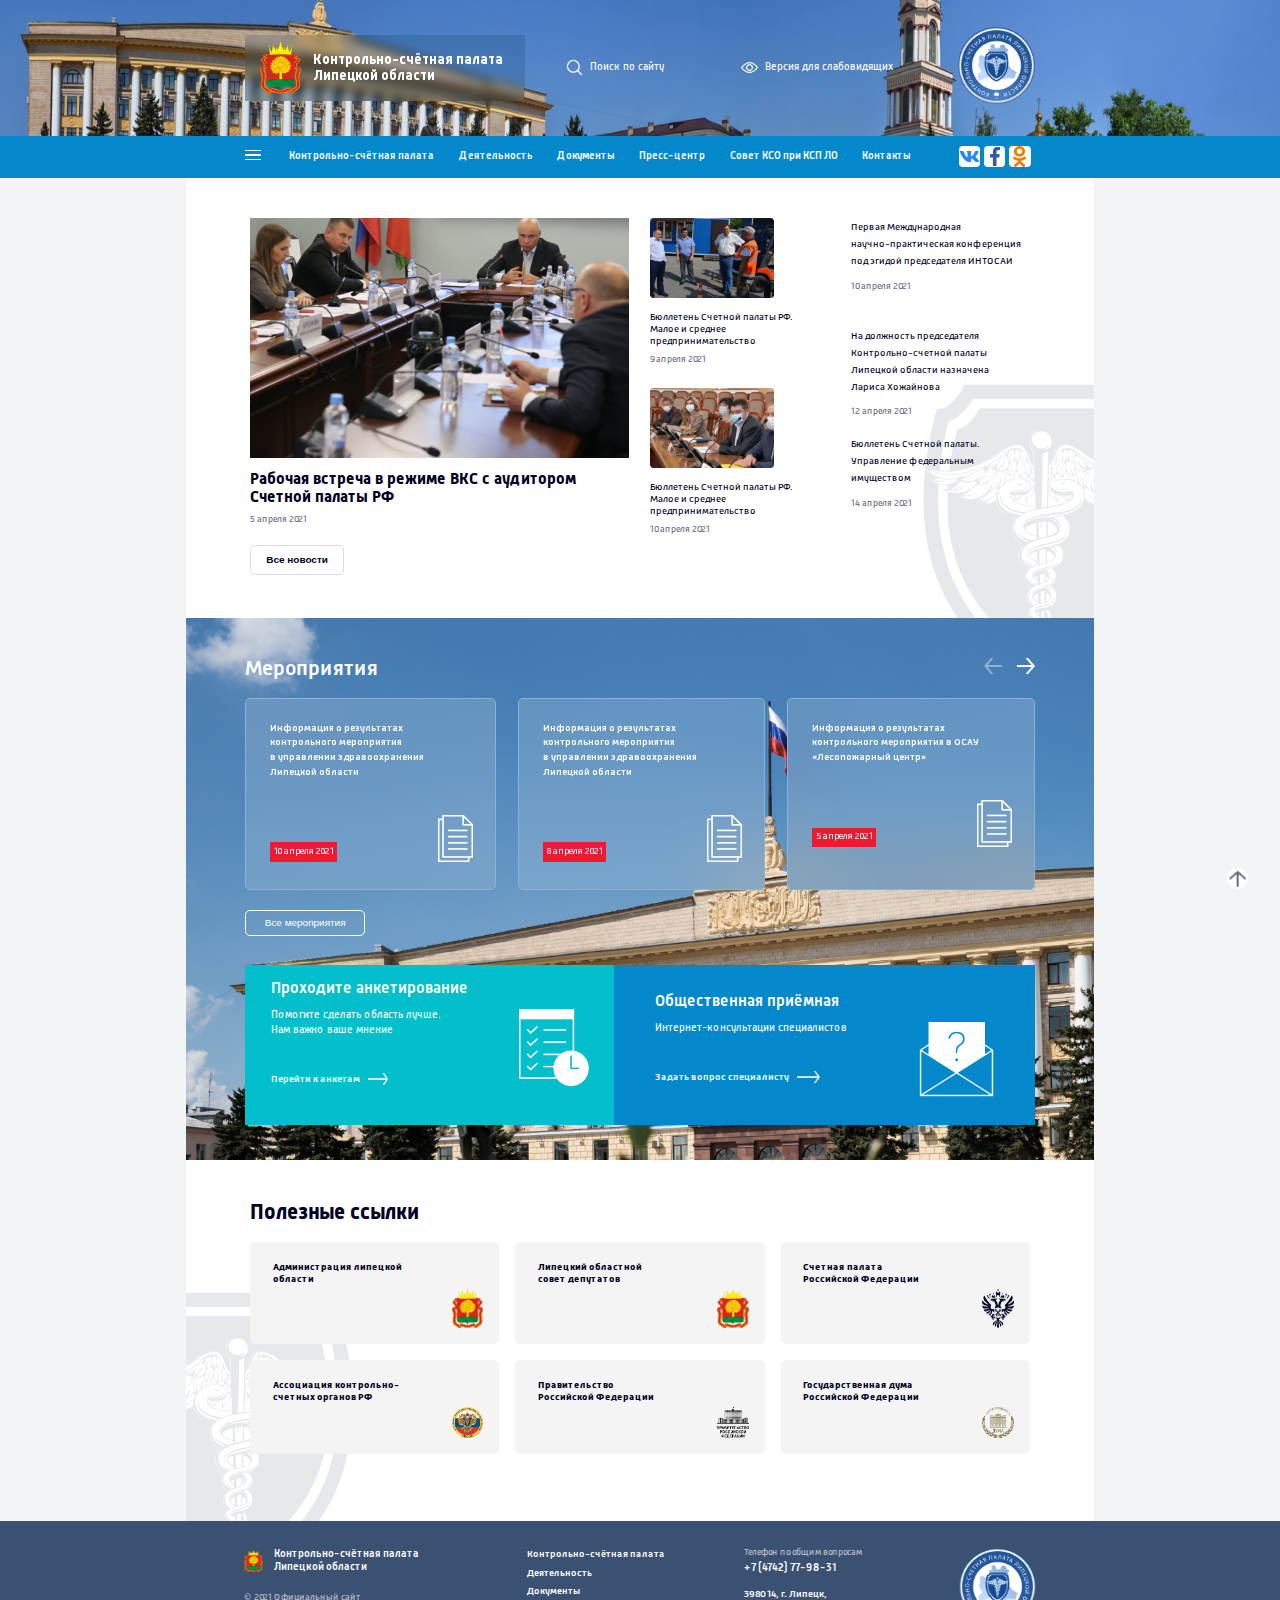
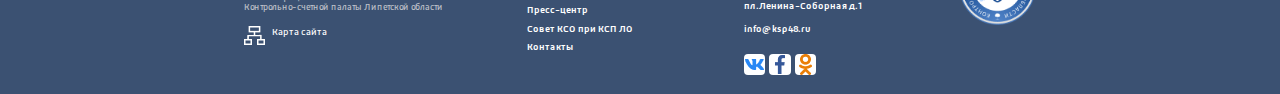
<file: index.html>
<!DOCTYPE html>
<html lang="ru">
<head>
    <meta charset="UTF-8">
    <meta http-equiv="X-UA-Compatible" content="IE=edge">
    <meta name="viewport" content="width=device-width, initial-scale=1.0">
    <link rel="stylesheet" type="text/css" href="css/style.css">
    <link rel="stylesheet" href="fonts/russia/stylesheet.css">
    <script src="https://code.jquery.com/jquery-3.6.0.min.js" integrity="sha256-/xUj+3OJU5yExlq6GSYGSHk7tPXikynS7ogEvDej/m4=" crossorigin="anonymous"></script>
    <title>Главная</title>
</head>
<body>
    <header >
        <div class="header container">
            <div class="logo">
                <img class="logo__img" src="img/emblem.png" alt="герб города">
                <h1  class="logo__dscr">Контрольно-счётная палата <br>Липецкой области </h1>
            </div>
            <div class="dop">
                <div class="dop__item">
                    <img class="dop__item__img" src="img/search.png" alt="поиск по сайту">
                    <a href="#" class="dop__item__dscr">Поиск по сайту</a>
                </div>
                <div class="dop__item">
                    <img class="dop__item__img" src="img/eye.png" alt="версия для слабовидящих">
                    <a href="#" class="dop__item__dscr">Версия для слабовидящих </a>
                </div>
            </div>
            <div>
                <img class="img-logo" src="img/logo.png" alt="логотип">
            </div>
        </div>
        <nav class="nav ">
            <div class="menu container">
                <a href="#" class="menu__box">
                    <div class="menu__box__items"></div>
                    <div class="menu__box__items"></div>
                    <div class="menu__box__items"></div>
                </a>
                <div class="show menu__show">
                    <a href="#" class="menu__items menu__show">Контрольно-счётная палата</a>
                    <a href="#" class="menu__items menu__show">Деятельность</a>
                    <a href="#" class="menu__items menu__show">Документы</a>
                    <a href="#" class="menu__items menu__show">Пресс-центр</a>
                    <a href="#" class="menu__items menu__show">Совет КСО при КСП ЛО</a>
                    <a href="#" class="menu__items menu__show">Контакты</a>
                </div>
                <div class="menu__social-network ">
                    <a href="#" class="menu__social-network__items">
                        <img class="menu__social-network__items__img" src="img/vk.png" alt="">
                    </a>
                    <a href="#" class="menu__social-network__items">
                        <img class="menu__social-network__items__img" src="img/fb.png" alt="">
                    </a>
                    <a href="#" class="menu__social-network__items">
                        <img class="menu__social-network__items__img" src="img/od.png" alt="">
                    </a>
                </div>
            </div>
            
        </nav>
    </header>
    <div class="container">
        <section class="section-news ">
            <div class="news">
                <div class="news__items">
                    <img class="news__items__img-main" src="img/news1.png" alt="">
                    <a href="#" class="news__items__main-dscr">Рабочая встреча в режиме ВКС с аудитором Счетной палаты РФ</a>
                    <p class="news__items__main-date">5 апреля 2021</p>
                    <button  class="news__items__main-btn">Все новости</button>
                </div>
                <div class="block2 news__items">
                    <div class="news__items__dop">
                        <img class="news__items__dop__img" src="img/news2.png" alt="">
                        <a href="#" class="news__items__dop__dscr">Бюллетень Счетной палаты РФ.<br> Малое и среднее <br>предпринимательство</a>
                        <p class="news__items__dop__date">9 апреля 2021</p>
                    </div>
                    <div class="news__items__dop">
                        <img class="news__items__dop__img" src="img/news3.png" alt="">
                        <a href="#" class="news__items__dop__dscr">Бюллетень Счетной палаты РФ.<br> Малое и среднее<br> предпринимательство</a>
                        <p class="news__items__dop__date">10 апреля 2021</p>
                    </div>
                </div>
                <div class=" block3 news__items ">
                    <div class="news__items__news-dscr">
                        <a href="#" class="news__items__news-dscr__dscr">Первая Международная<br> научно-практическая конференция<br> под эгидой председателя ИНТОСАИ</a>
                        <p class="news__items__news-dscr__date">10 апреля 2021</p>
                    </div>
                    <div class="news__items__news-dscr">
                        <a href="#" class="news__items__news-dscr__dscr">На должность председателя<br> Контрольно-счетной палаты<br> Липецкой области назначена <br>Лариса Хожайнова</a>
                        <p class="news__items__news-dscr__date">12 апреля 2021</p>
                    </div>
                    <div class="news__items__news-dscr">
                        <a href="#" class="news__items__news-dscr__dscr">Бюллетень Счетной палаты.<br> Управление федеральным<br> имуществом</a>
                        <p class="news__items__news-dscr__date">14 апреля 2021</p>
                    </div>
                </div>
                
            </div>
            <img  class="fon" src="img/fon.png" alt="">
            

        </section>
        <section id="events">
            <div class="events">
                <h2 class="events__name">Мероприятия</h2>
                <div class="events__arre">
                    <a href="#"><img  class="events__img" src="img/back.png" alt=""></a>
                    <a href="#"><img  class="events__img" src="img/next.png" alt=""></a>
                </div>
            </div>
            <div class="items">
                <a href="#" class="items__action">
                    <p class="items__action__dscr">Информация о результатах <br> контрольного мероприятия <br>
                        в управлении здравоохранения <br>Липецкой области</p>
                    <div class="items__action__bottom">
                        <div class="items__action__bottom__date">10 апреля 2021</div>
                        <img class="items__action__bottom__img" src="img/file.png" alt="">
                    </div>
                </a>
                <a href="#" class="items__action">
                    <p class="items__action__dscr">Информация о результатах <br> контрольного мероприятия <br>
                        в управлении здравоохранения <br>Липецкой области</p>
                    <div class="items__action__bottom">
                        <div class="items__action__bottom__date">8 апреля 2021</div>
                        <img class="items__action__bottom__img" src="img/file.png" alt="">
                    </div>
                </a>
                <a href="#" class="items__action">
                    <p class="items__action__dscr">Информация о результатах<br> контрольного мероприятия в ОСАУ<br> «Лесопожарный центр»</p>
                    <div class="items__action__bottom">
                        <div class="items__action__bottom__date">5 апреля 2021</div>
                        <img class="items__action__bottom__img" src="img/file.png" alt="">
                    </div>
                </a>
            </div>
            <div class="items">
                <button class="events-btn btn">Все мероприятия</button>
            </div>
            <div class="items">
                <div class="widget1">
                    <h2 class="widget1__name">Проходите анкетирование</h2>
                    <div class="widget1__block">
                        <div class="widget1__block__opis">
                            <p class="widget1__block__dscr">Помогите сделать область лучше.<br>
                                Нам важно ваше мнение</p>
                            <a href="#" class="widget1__block__bottom">
                                <p class="widget1__block__next">Перейти к анкетам</p>
                                <img class="widget1__block__img" src="img/arrnext.png" alt="">
                            </a>
                        </div>
                        <img class="widget1__img" src="img/1.png" alt="">
                    </div>
                </div>
                <div class="widget2">
                    <h2 class="widget1__name">Общественная приёмная</h2>
                    <div class="widget1__block">
                        <div  class="widget1__block__opis">
                            <p class="widget2__block__dscr">Интернет-консультации 
                                специалистов</p>
                            <a href="#" class="widget1__block__bottom">
                                <p class="widget1__block__next">Задать вопрос специалисту</p>
                                <img class="widget1__block__img" src="img/arrnext.png" alt="">
                            </a>
                        </div>
                        <img class="widget1__img" src="img/2.png" alt="">
                    </div>
                </div>
            </div>
        </section>
        <section class="useful-links">
            <h2 class="useful-links__name">Полезные ссылки</h2>
            <div class="useful-links__row">
                <a href="#" class="useful-links__row__block">
                    <p class="useful-links__row__block__dscr">Администрация липецкой <br> области</p>
                    <img class="useful-links__row__block__img" src="img/3.png" alt="">
                </a>
                <a href="#" class="useful-links__row__block">
                    <p class="useful-links__row__block__dscr">Липецкий областной <br> совет депутатов</p>
                    <img class="useful-links__row__block__img" src="img/3.png" alt="">
                </a>
                <a href="#" class="useful-links__row__block">
                    <p class="useful-links__row__block__dscr">Счетная палата <br> Российской Федерации</p>
                    <img class="useful-links__row__block__img" src="img/4.png" alt="">
                </a>
            </div>
            <div class="useful-links__row">
                <a href="#" class="useful-links__row__block">
                    <p class="useful-links__row__block__dscr">Ассоциация контрольно-<br>
                        счетных органов РФ</p>
                    <img class="useful-links__row__block__img" src="img/5.png" alt="">
                </a>
                <a href="#" class="useful-links__row__block">
                    <p class="useful-links__row__block__dscr">Правительство <br> Российской Федерации</p>
                    <img class="useful-links__row__block__img" src="img/6.png" alt="">
                </a>
                <a href="#" class="useful-links__row__block">
                    <p class="useful-links__row__block__dscr">Государственная дума <br> Российской Федерации</p>
                    <img class="useful-links__row__block__img" src="img/7.png" alt="">
                </a>
            </div>
            <img  class="fon-left" src="img/fon-left.png" alt="">
        </section>
    </div>
    <footer>
        <div class="footer container">
            <div class="footer__col">
                <div class="footer__col__logo">
                    <img class="footer__col__logo__img" src="img/3.png" alt="">
                    <p class="footer__col__logo__dscr">Контрольно-счётная палата <br>
                        Липецкой области</p>
                </div>
                <p class="footer__col__cop">&copy; 2021 Официальный сайт <br>
                    Контрольно-счетной палаты Липетской области</p>
                <div class="footer__col__cart">
                    <img class="footer__col__cart__img" src="img/cart.png" alt="">
                    <p class="footer__col__cart__dscr">Карта сайта</p>
                </div>
            </div>
            <div class="footer__col">
                <a class="footer__col__link" href="#">Контрольно-счётная палата</a>
                <a class="footer__col__link" href="#">Деятельность</a>
                <a class="footer__col__link" href="#">Документы</a>
                <a class="footer__col__link" href="#">Пресс-центр</a>
                <a class="footer__col__link" href="#">Совет КСО при КСП ЛО</a>
                <a class="footer__col__link" href="#">Контакты</a>
            </div>
            <div class="footer__col">
                <p class="footer__col__tel">Телефон по общим вопросам</p>
                <a href="tel:+7(4742)77-98-31" class="footer__col__tel-link" >+7 (4742) 77-98-31</a>
                <p class="footer__col__adr">398014, г. Липецк, <br>
                    пл.Ленина-Соборная д.1</p>
                <a  href="mailto:info@ksp48.ru" class="footer__col__mail" >info@ksp48.ru</a>
                <div class="menu__social-network footer-soc">
                    <a href="#" class="menu__social-network__items">
                        <img  class="menu__social-network__items__img" src="img/vk.png" alt="">
                    </a>
                    <a href="#" class="menu__social-network__items">
                        <img class="menu__social-network__items__img" src="img/fb.png" alt="">
                    </a>
                    <a href="#" class="menu__social-network__items">
                        <img class="menu__social-network__items__img" src="img/od.png" alt="">
                    </a>
                </div>
            </div>
            <div class="footer__col">
                <img class="footer__col__img-logo" src="img/logo.png" alt="логотип">
            </div>
        </div>
        <a href="#" id="scroll_top" title="Наверх"></a>
    </footer>
    <script src="js/script.js"></script>
</body>
</html>
</file>
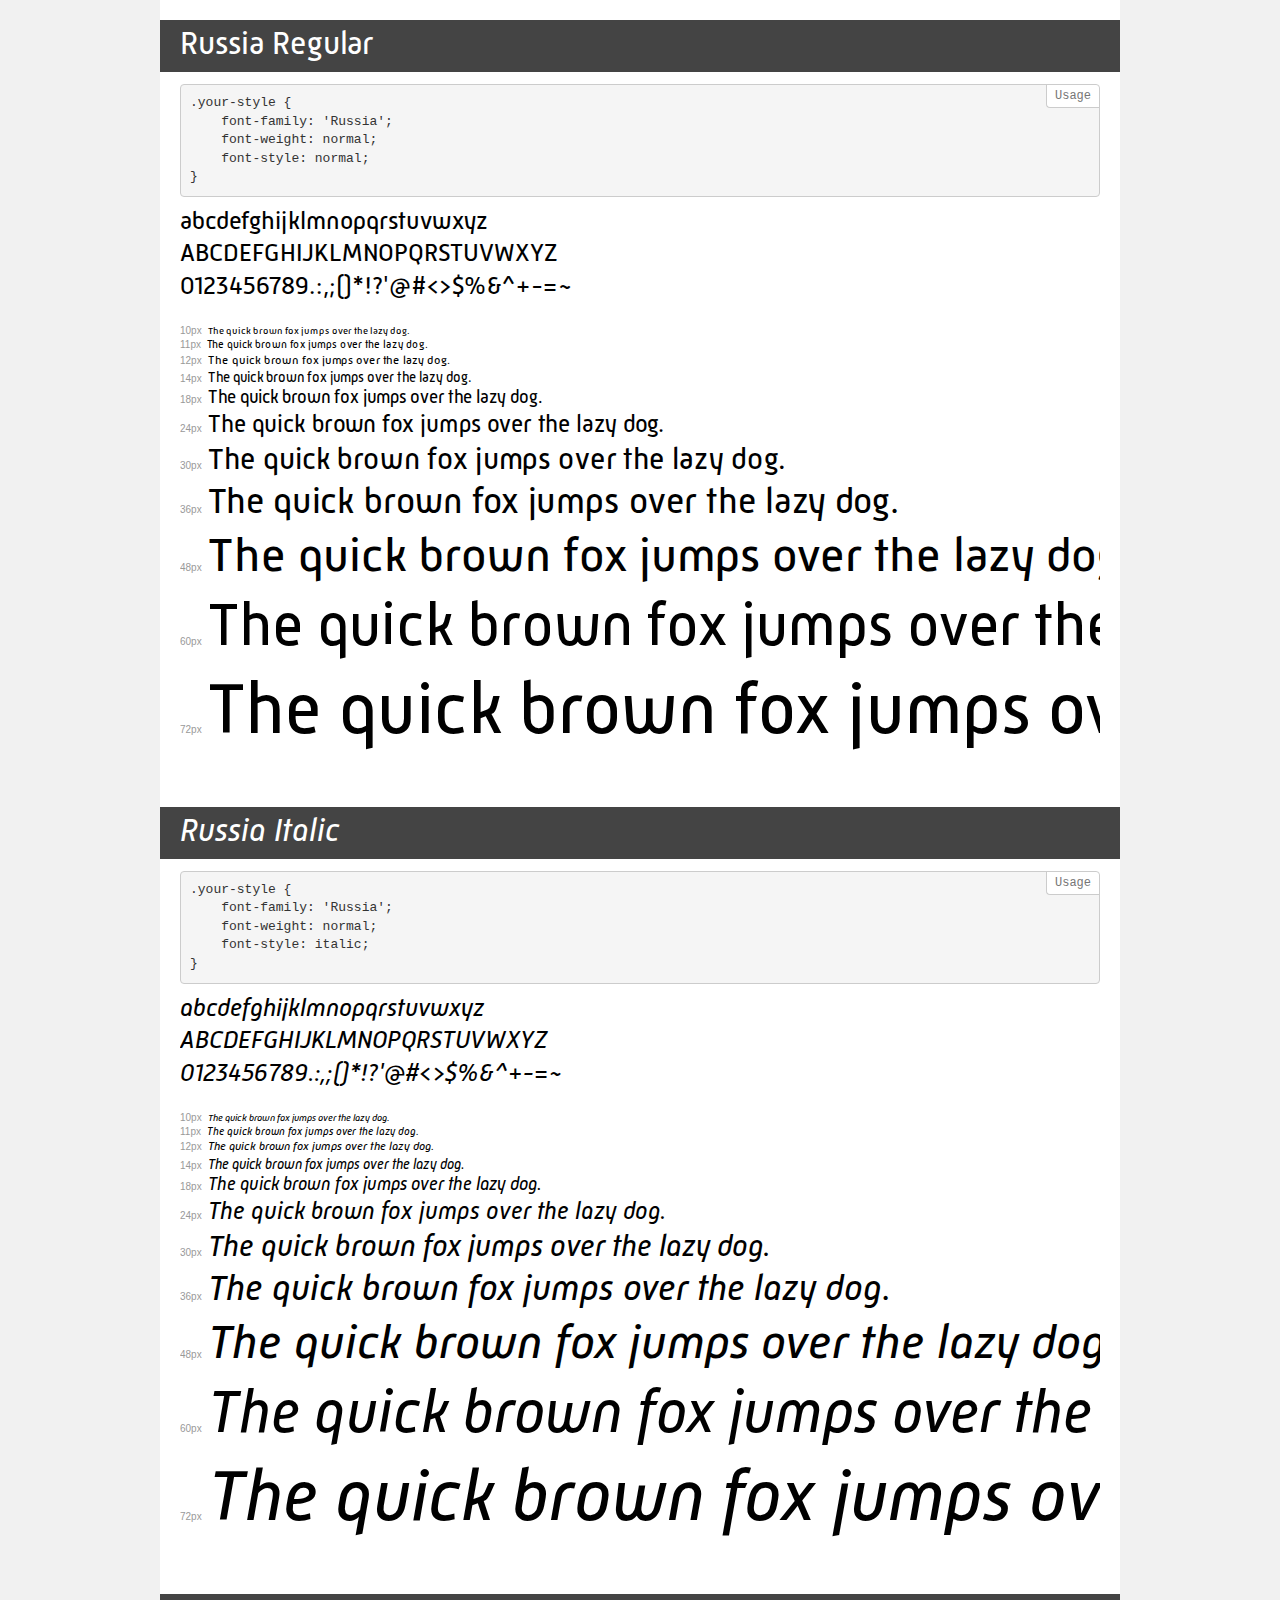
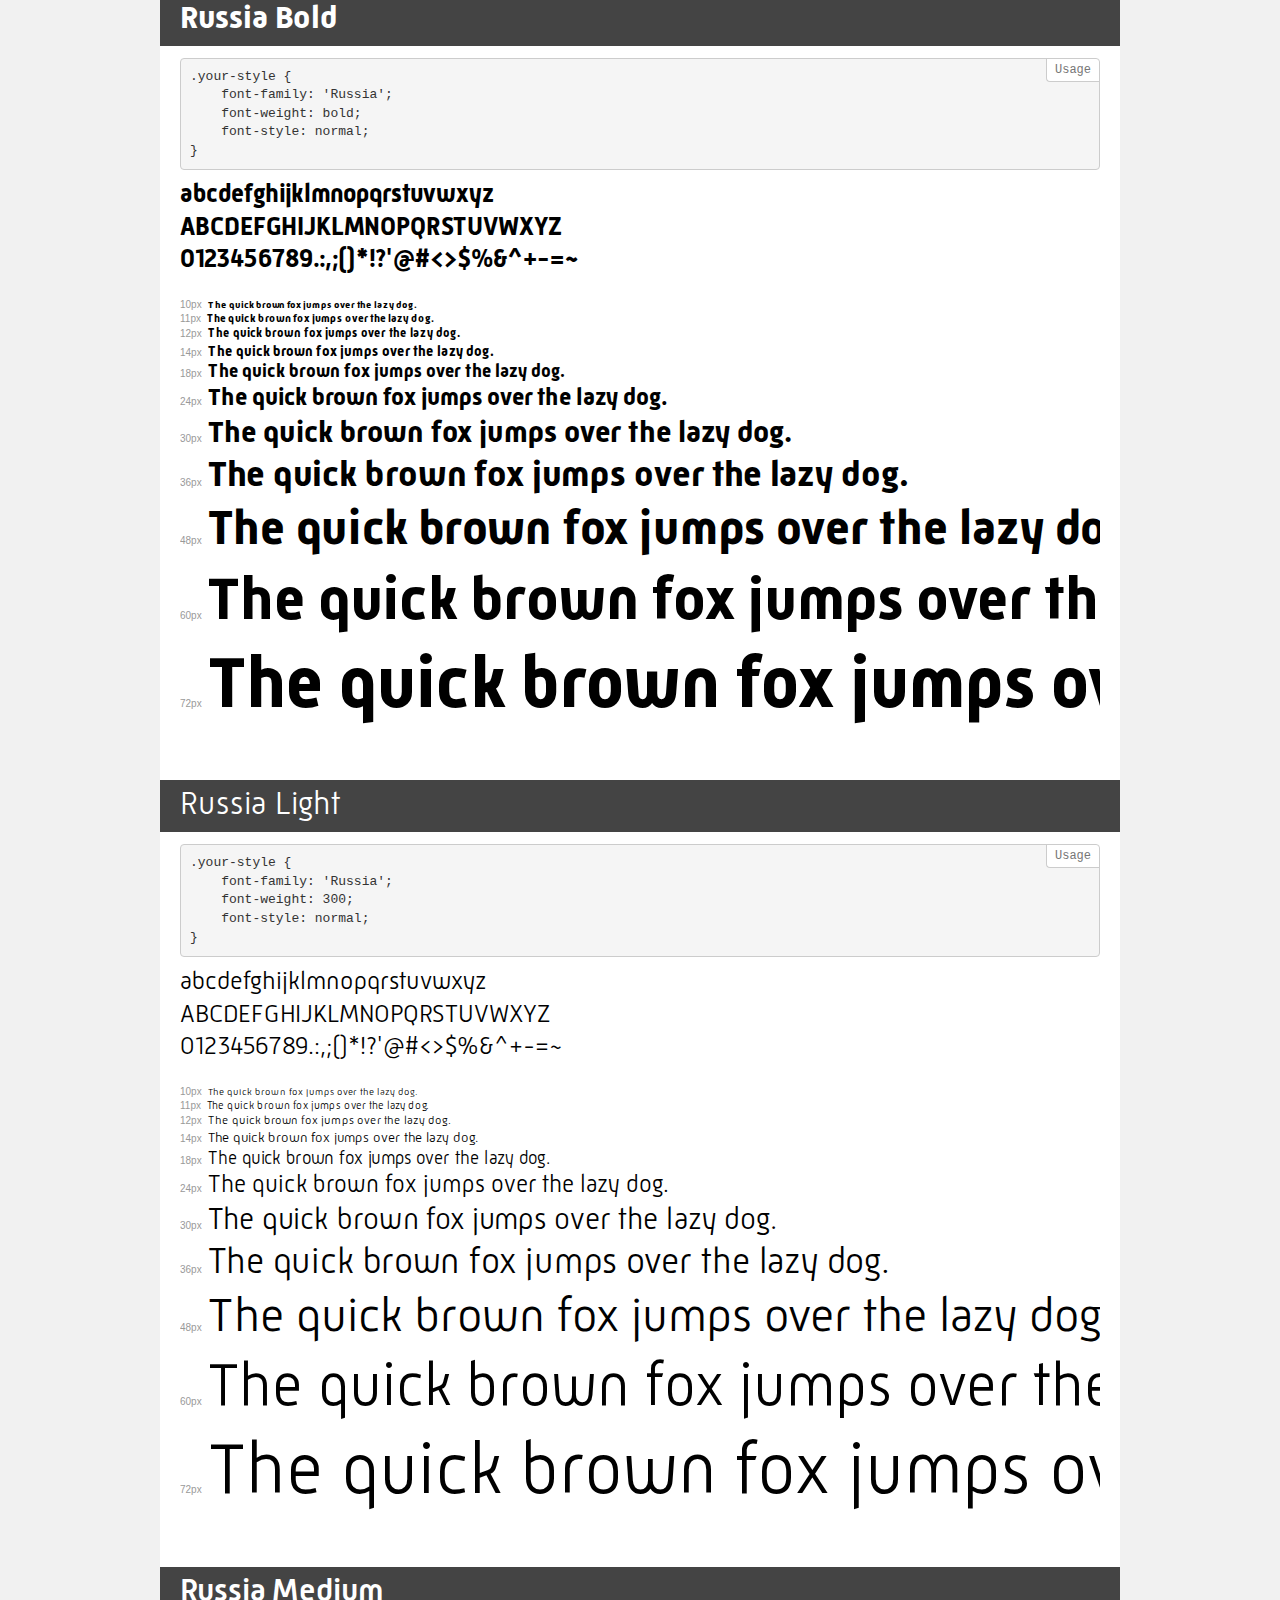
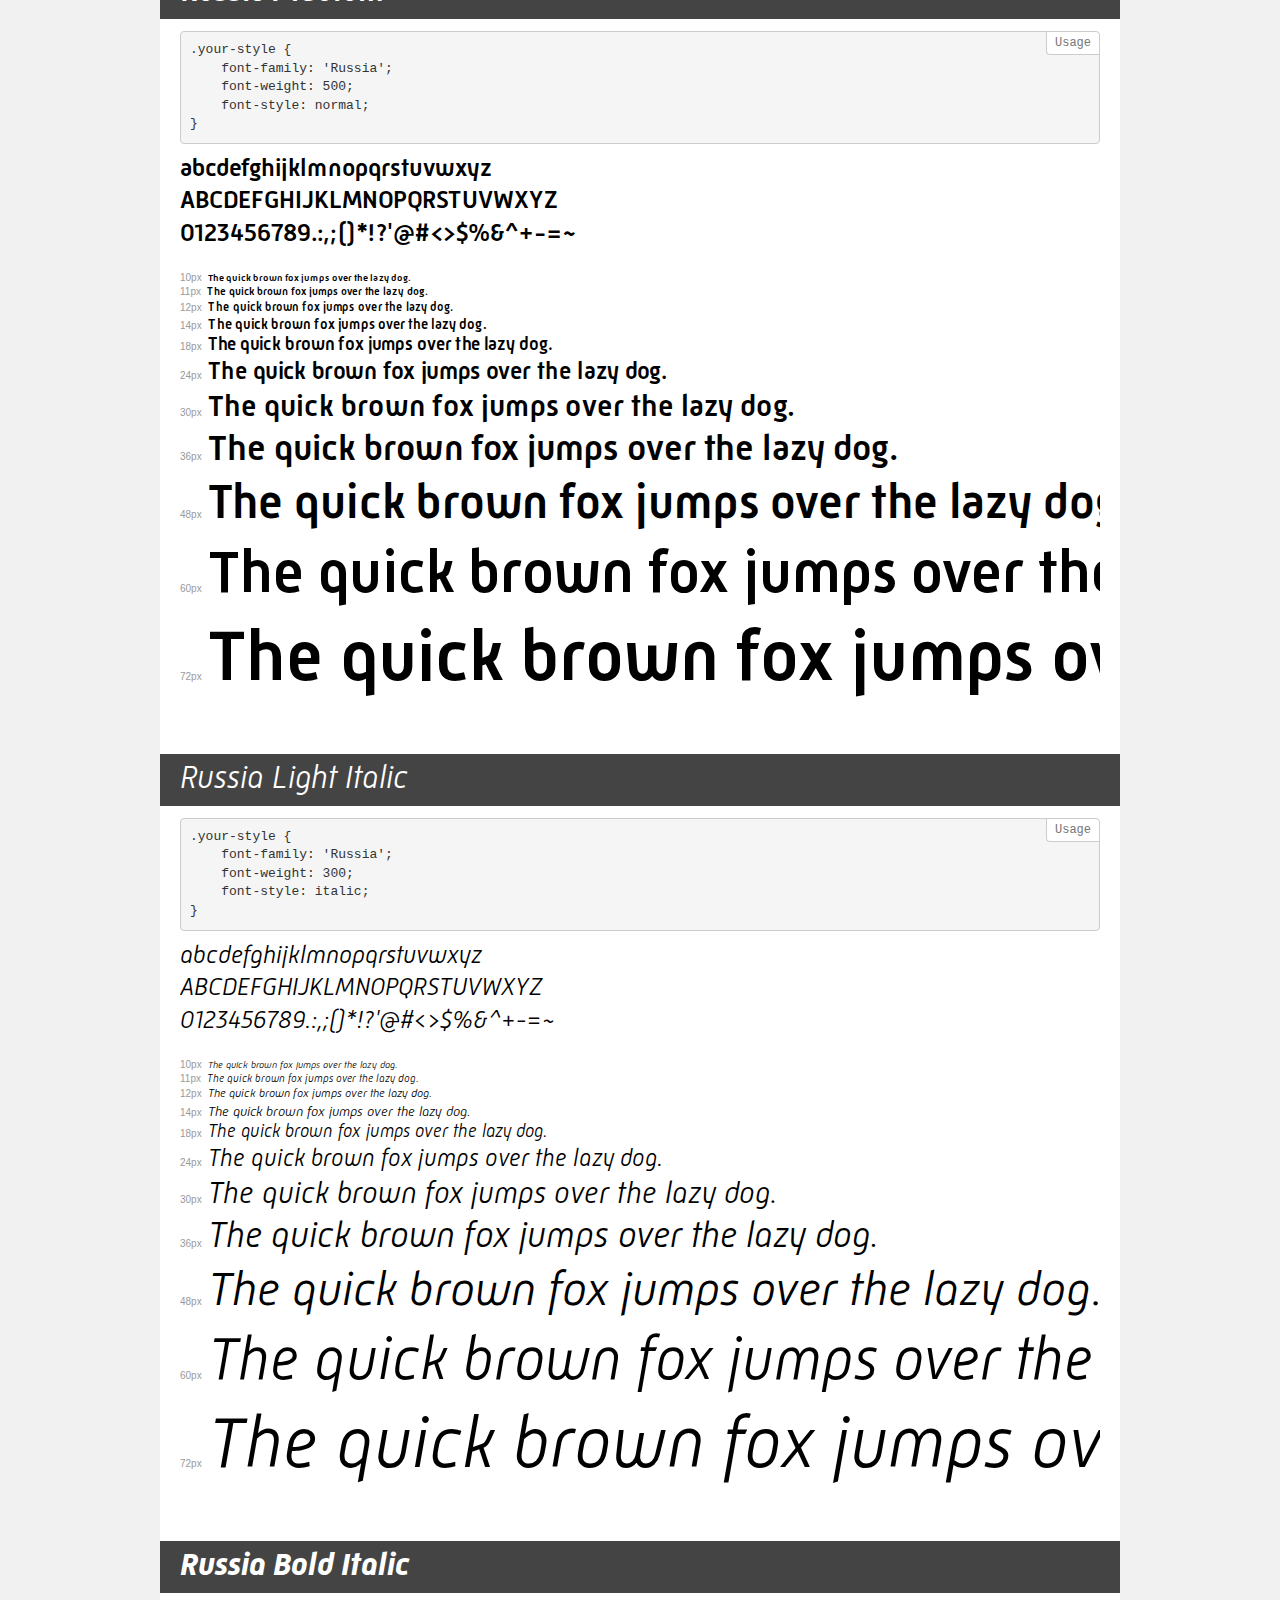
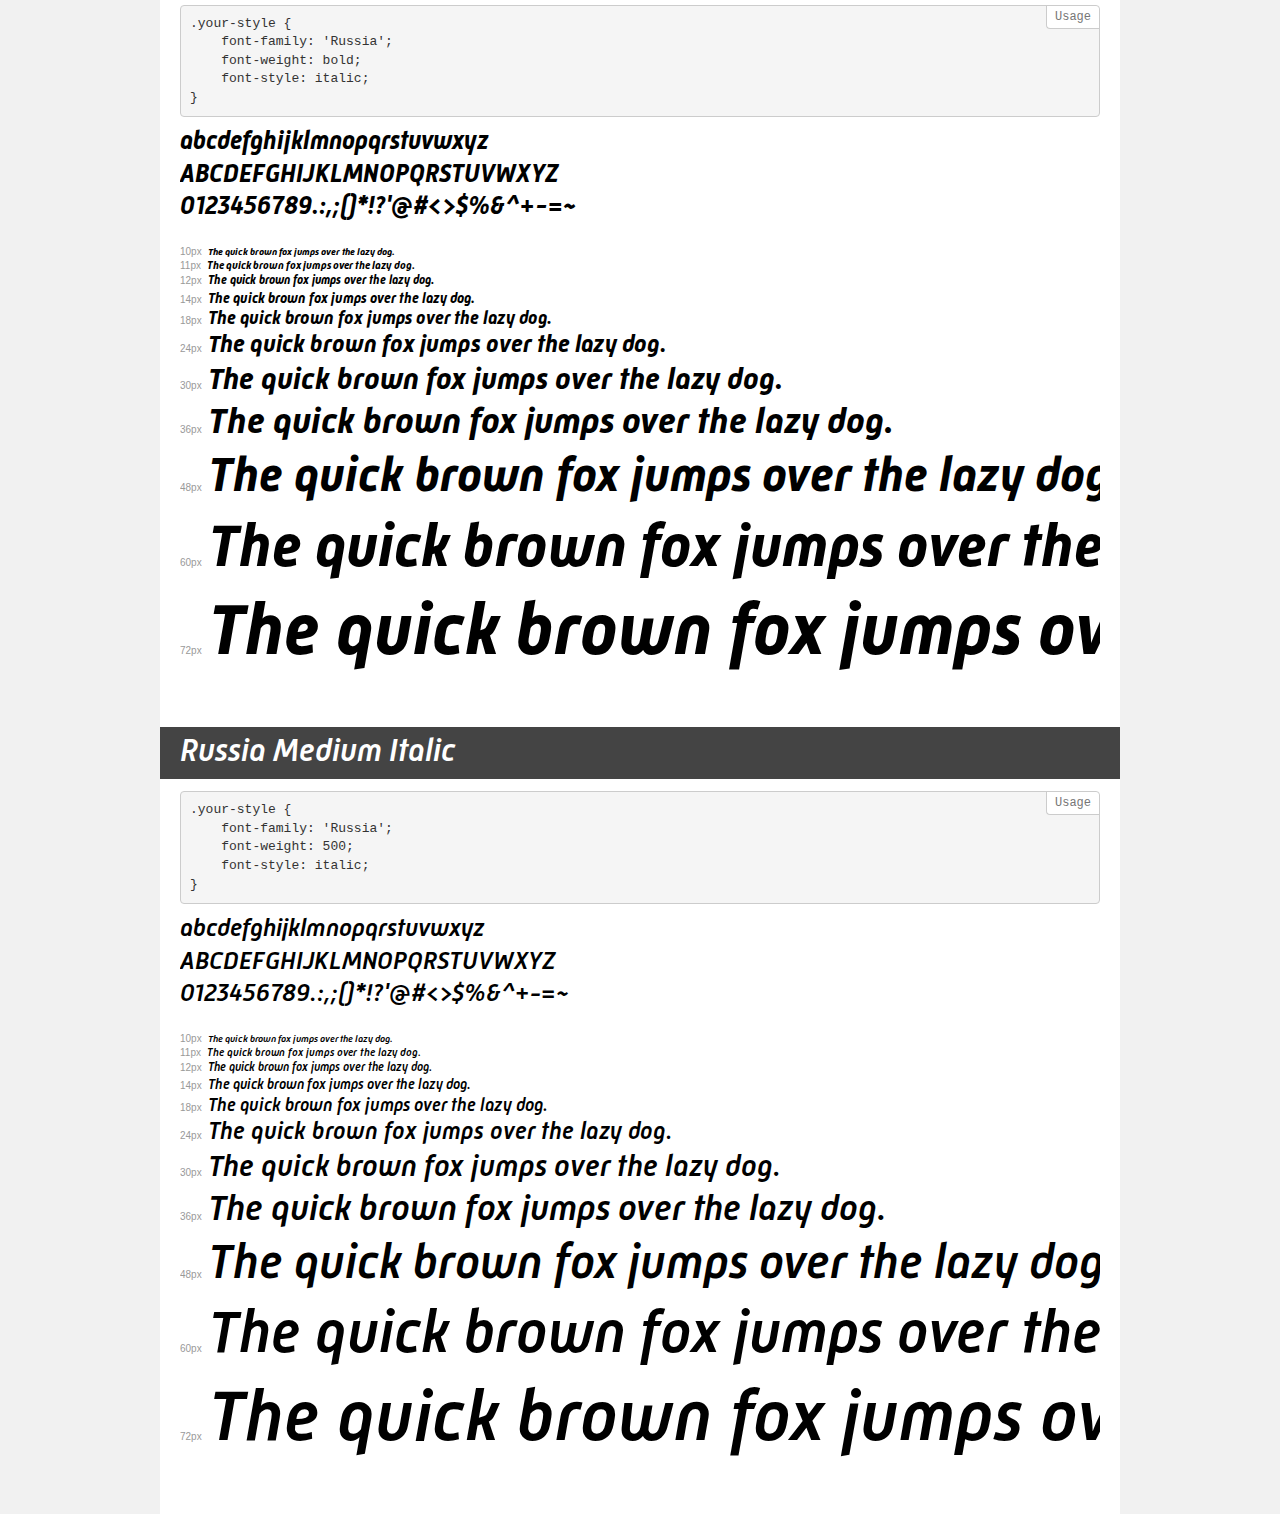
<file: fonts/russia/demo.html>
<!DOCTYPE html>
<html>
<head>
    <meta charset="utf-8">
    <meta http-equiv="X-UA-Compatible" content="IE=edge">
    <meta name="viewport" content="width=device-width, initial-scale=1">
    <meta name="robots" content="noindex, noarchive">
    <meta name="format-detection" content="telephone=no">
    <title>Transfonter demo</title>
    <link href="stylesheet.css" rel="stylesheet">
    <style>
        /*
        http://meyerweb.com/eric/tools/css/reset/
        v2.0 | 20110126
        License: none (public domain)
        */
        html, body, div, span, applet, object, iframe,
        h1, h2, h3, h4, h5, h6, p, blockquote, pre,
        a, abbr, acronym, address, big, cite, code,
        del, dfn, em, img, ins, kbd, q, s, samp,
        small, strike, strong, sub, sup, tt, var,
        b, u, i, center,
        dl, dt, dd, ol, ul, li,
        fieldset, form, label, legend,
        table, caption, tbody, tfoot, thead, tr, th, td,
        article, aside, canvas, details, embed,
        figure, figcaption, footer, header, hgroup,
        menu, nav, output, ruby, section, summary,
        time, mark, audio, video {
            margin: 0;
            padding: 0;
            border: 0;
            font-size: 100%;
            font: inherit;
            vertical-align: baseline;
        }
        /* HTML5 display-role reset for older browsers */
        article, aside, details, figcaption, figure,
        footer, header, hgroup, menu, nav, section {
            display: block;
        }
        body {
            line-height: 1;
        }
        ol, ul {
            list-style: none;
        }
        blockquote, q {
            quotes: none;
        }
        blockquote:before, blockquote:after,
        q:before, q:after {
            content: '';
            content: none;
        }
        table {
            border-collapse: collapse;
            border-spacing: 0;
        }
        /* common styles */
        body {
            background: #f1f1f1;
            color: #000;
        }
        .page {
            background: #fff;
            width: 920px;
            margin: 0 auto;
            padding: 20px 20px 0 20px;
            overflow: hidden;
        }
        .font-container {
            overflow-x: auto;
            overflow-y: hidden;
            margin-bottom: 40px;
            line-height: 1.3;
            white-space: nowrap;
            padding-bottom: 5px;
        }
        h1 {
            position: relative;
            background: #444;
            font-size: 32px;
            color: #fff;
            padding: 10px 20px;
            margin: 0 -20px 12px -20px;
        }
        .letters {
            font-size: 25px;
            margin-bottom: 20px;
        }
        .s10:before {
            content: '10px';
        }
        .s11:before {
            content: '11px';
        }
        .s12:before {
            content: '12px';
        }
        .s14:before {
            content: '14px';
        }
        .s18:before {
            content: '18px';
        }
        .s24:before {
            content: '24px';
        }
        .s30:before {
            content: '30px';
        }
        .s36:before {
            content: '36px';
        }
        .s48:before {
            content: '48px';
        }
        .s60:before {
            content: '60px';
        }
        .s72:before {
            content: '72px';
        }
        .s10:before, .s11:before, .s12:before, .s14:before,
        .s18:before, .s24:before, .s30:before, .s36:before,
        .s48:before, .s60:before, .s72:before {
            font-family: Arial, sans-serif;
            font-size: 10px;
            font-weight: normal;
            font-style: normal;
            color: #999;
            padding-right: 6px;
        }
        pre {
            display: block;
            position: relative;
            padding: 9px;
            margin: 0 0 10px;
            font-family: Monaco, Menlo, Consolas, "Courier New", monospace !important;
            font-size: 13px;
            line-height: 1.428571429;
            color: #333;
            font-weight: normal !important;
            font-style: normal !important;
            background-color: #f5f5f5;
            border: 1px solid #ccc;
            overflow-x: auto;
            border-radius: 4px;
        }
        pre:after {
            display: block;
            position: absolute;
            right: 0;
            top: 0;
            content: 'Usage';
            line-height: 1;
            padding: 5px 8px;
            font-size: 12px;
            color: #767676;
            background-color: #fff;
            border: 1px solid #ccc;
            border-right: none;
            border-top: none;
            border-radius: 0 4px 0 4px;
            z-index: 10;
        }
        /* responsive */
        @media (max-width: 959px) {
            .page {
                width: auto;
                margin: 0;
            }
        }
    </style>
</head>
<body>
<div class="page">
    <div class="demo" style="font-family: 'Russia'; font-weight: normal; font-style: normal;">
        <h1>Russia Regular</h1>
        <pre>.your-style {
    font-family: 'Russia';
    font-weight: normal;
    font-style: normal;
}</pre>
        <div class="font-container">
            <p class="letters">
                abcdefghijklmnopqrstuvwxyz<br>
ABCDEFGHIJKLMNOPQRSTUVWXYZ<br>
                0123456789.:,;()*!?'@#<>$%&^+-=~
            </p>
            <p class="s10" style="font-size: 10px;">The quick brown fox jumps over the lazy dog.</p>
            <p class="s11" style="font-size: 11px;">The quick brown fox jumps over the lazy dog.</p>
            <p class="s12" style="font-size: 12px;">The quick brown fox jumps over the lazy dog.</p>
            <p class="s14" style="font-size: 14px;">The quick brown fox jumps over the lazy dog.</p>
            <p class="s18" style="font-size: 18px;">The quick brown fox jumps over the lazy dog.</p>
            <p class="s24" style="font-size: 24px;">The quick brown fox jumps over the lazy dog.</p>
            <p class="s30" style="font-size: 30px;">The quick brown fox jumps over the lazy dog.</p>
            <p class="s36" style="font-size: 36px;">The quick brown fox jumps over the lazy dog.</p>
            <p class="s48" style="font-size: 48px;">The quick brown fox jumps over the lazy dog.</p>
            <p class="s60" style="font-size: 60px;">The quick brown fox jumps over the lazy dog.</p>
            <p class="s72" style="font-size: 72px;">The quick brown fox jumps over the lazy dog.</p>
        </div>
    </div>
    <div class="demo" style="font-family: 'Russia'; font-weight: normal; font-style: italic;">
        <h1>Russia Italic</h1>
        <pre>.your-style {
    font-family: 'Russia';
    font-weight: normal;
    font-style: italic;
}</pre>
        <div class="font-container">
            <p class="letters">
                abcdefghijklmnopqrstuvwxyz<br>
ABCDEFGHIJKLMNOPQRSTUVWXYZ<br>
                0123456789.:,;()*!?'@#<>$%&^+-=~
            </p>
            <p class="s10" style="font-size: 10px;">The quick brown fox jumps over the lazy dog.</p>
            <p class="s11" style="font-size: 11px;">The quick brown fox jumps over the lazy dog.</p>
            <p class="s12" style="font-size: 12px;">The quick brown fox jumps over the lazy dog.</p>
            <p class="s14" style="font-size: 14px;">The quick brown fox jumps over the lazy dog.</p>
            <p class="s18" style="font-size: 18px;">The quick brown fox jumps over the lazy dog.</p>
            <p class="s24" style="font-size: 24px;">The quick brown fox jumps over the lazy dog.</p>
            <p class="s30" style="font-size: 30px;">The quick brown fox jumps over the lazy dog.</p>
            <p class="s36" style="font-size: 36px;">The quick brown fox jumps over the lazy dog.</p>
            <p class="s48" style="font-size: 48px;">The quick brown fox jumps over the lazy dog.</p>
            <p class="s60" style="font-size: 60px;">The quick brown fox jumps over the lazy dog.</p>
            <p class="s72" style="font-size: 72px;">The quick brown fox jumps over the lazy dog.</p>
        </div>
    </div>
    <div class="demo" style="font-family: 'Russia'; font-weight: bold; font-style: normal;">
        <h1>Russia Bold</h1>
        <pre>.your-style {
    font-family: 'Russia';
    font-weight: bold;
    font-style: normal;
}</pre>
        <div class="font-container">
            <p class="letters">
                abcdefghijklmnopqrstuvwxyz<br>
ABCDEFGHIJKLMNOPQRSTUVWXYZ<br>
                0123456789.:,;()*!?'@#<>$%&^+-=~
            </p>
            <p class="s10" style="font-size: 10px;">The quick brown fox jumps over the lazy dog.</p>
            <p class="s11" style="font-size: 11px;">The quick brown fox jumps over the lazy dog.</p>
            <p class="s12" style="font-size: 12px;">The quick brown fox jumps over the lazy dog.</p>
            <p class="s14" style="font-size: 14px;">The quick brown fox jumps over the lazy dog.</p>
            <p class="s18" style="font-size: 18px;">The quick brown fox jumps over the lazy dog.</p>
            <p class="s24" style="font-size: 24px;">The quick brown fox jumps over the lazy dog.</p>
            <p class="s30" style="font-size: 30px;">The quick brown fox jumps over the lazy dog.</p>
            <p class="s36" style="font-size: 36px;">The quick brown fox jumps over the lazy dog.</p>
            <p class="s48" style="font-size: 48px;">The quick brown fox jumps over the lazy dog.</p>
            <p class="s60" style="font-size: 60px;">The quick brown fox jumps over the lazy dog.</p>
            <p class="s72" style="font-size: 72px;">The quick brown fox jumps over the lazy dog.</p>
        </div>
    </div>
    <div class="demo" style="font-family: 'Russia'; font-weight: 300; font-style: normal;">
        <h1>Russia Light</h1>
        <pre>.your-style {
    font-family: 'Russia';
    font-weight: 300;
    font-style: normal;
}</pre>
        <div class="font-container">
            <p class="letters">
                abcdefghijklmnopqrstuvwxyz<br>
ABCDEFGHIJKLMNOPQRSTUVWXYZ<br>
                0123456789.:,;()*!?'@#<>$%&^+-=~
            </p>
            <p class="s10" style="font-size: 10px;">The quick brown fox jumps over the lazy dog.</p>
            <p class="s11" style="font-size: 11px;">The quick brown fox jumps over the lazy dog.</p>
            <p class="s12" style="font-size: 12px;">The quick brown fox jumps over the lazy dog.</p>
            <p class="s14" style="font-size: 14px;">The quick brown fox jumps over the lazy dog.</p>
            <p class="s18" style="font-size: 18px;">The quick brown fox jumps over the lazy dog.</p>
            <p class="s24" style="font-size: 24px;">The quick brown fox jumps over the lazy dog.</p>
            <p class="s30" style="font-size: 30px;">The quick brown fox jumps over the lazy dog.</p>
            <p class="s36" style="font-size: 36px;">The quick brown fox jumps over the lazy dog.</p>
            <p class="s48" style="font-size: 48px;">The quick brown fox jumps over the lazy dog.</p>
            <p class="s60" style="font-size: 60px;">The quick brown fox jumps over the lazy dog.</p>
            <p class="s72" style="font-size: 72px;">The quick brown fox jumps over the lazy dog.</p>
        </div>
    </div>
    <div class="demo" style="font-family: 'Russia'; font-weight: 500; font-style: normal;">
        <h1>Russia Medium</h1>
        <pre>.your-style {
    font-family: 'Russia';
    font-weight: 500;
    font-style: normal;
}</pre>
        <div class="font-container">
            <p class="letters">
                abcdefghijklmnopqrstuvwxyz<br>
ABCDEFGHIJKLMNOPQRSTUVWXYZ<br>
                0123456789.:,;()*!?'@#<>$%&^+-=~
            </p>
            <p class="s10" style="font-size: 10px;">The quick brown fox jumps over the lazy dog.</p>
            <p class="s11" style="font-size: 11px;">The quick brown fox jumps over the lazy dog.</p>
            <p class="s12" style="font-size: 12px;">The quick brown fox jumps over the lazy dog.</p>
            <p class="s14" style="font-size: 14px;">The quick brown fox jumps over the lazy dog.</p>
            <p class="s18" style="font-size: 18px;">The quick brown fox jumps over the lazy dog.</p>
            <p class="s24" style="font-size: 24px;">The quick brown fox jumps over the lazy dog.</p>
            <p class="s30" style="font-size: 30px;">The quick brown fox jumps over the lazy dog.</p>
            <p class="s36" style="font-size: 36px;">The quick brown fox jumps over the lazy dog.</p>
            <p class="s48" style="font-size: 48px;">The quick brown fox jumps over the lazy dog.</p>
            <p class="s60" style="font-size: 60px;">The quick brown fox jumps over the lazy dog.</p>
            <p class="s72" style="font-size: 72px;">The quick brown fox jumps over the lazy dog.</p>
        </div>
    </div>
    <div class="demo" style="font-family: 'Russia'; font-weight: 300; font-style: italic;">
        <h1>Russia Light Italic</h1>
        <pre>.your-style {
    font-family: 'Russia';
    font-weight: 300;
    font-style: italic;
}</pre>
        <div class="font-container">
            <p class="letters">
                abcdefghijklmnopqrstuvwxyz<br>
ABCDEFGHIJKLMNOPQRSTUVWXYZ<br>
                0123456789.:,;()*!?'@#<>$%&^+-=~
            </p>
            <p class="s10" style="font-size: 10px;">The quick brown fox jumps over the lazy dog.</p>
            <p class="s11" style="font-size: 11px;">The quick brown fox jumps over the lazy dog.</p>
            <p class="s12" style="font-size: 12px;">The quick brown fox jumps over the lazy dog.</p>
            <p class="s14" style="font-size: 14px;">The quick brown fox jumps over the lazy dog.</p>
            <p class="s18" style="font-size: 18px;">The quick brown fox jumps over the lazy dog.</p>
            <p class="s24" style="font-size: 24px;">The quick brown fox jumps over the lazy dog.</p>
            <p class="s30" style="font-size: 30px;">The quick brown fox jumps over the lazy dog.</p>
            <p class="s36" style="font-size: 36px;">The quick brown fox jumps over the lazy dog.</p>
            <p class="s48" style="font-size: 48px;">The quick brown fox jumps over the lazy dog.</p>
            <p class="s60" style="font-size: 60px;">The quick brown fox jumps over the lazy dog.</p>
            <p class="s72" style="font-size: 72px;">The quick brown fox jumps over the lazy dog.</p>
        </div>
    </div>
    <div class="demo" style="font-family: 'Russia'; font-weight: bold; font-style: italic;">
        <h1>Russia Bold Italic</h1>
        <pre>.your-style {
    font-family: 'Russia';
    font-weight: bold;
    font-style: italic;
}</pre>
        <div class="font-container">
            <p class="letters">
                abcdefghijklmnopqrstuvwxyz<br>
ABCDEFGHIJKLMNOPQRSTUVWXYZ<br>
                0123456789.:,;()*!?'@#<>$%&^+-=~
            </p>
            <p class="s10" style="font-size: 10px;">The quick brown fox jumps over the lazy dog.</p>
            <p class="s11" style="font-size: 11px;">The quick brown fox jumps over the lazy dog.</p>
            <p class="s12" style="font-size: 12px;">The quick brown fox jumps over the lazy dog.</p>
            <p class="s14" style="font-size: 14px;">The quick brown fox jumps over the lazy dog.</p>
            <p class="s18" style="font-size: 18px;">The quick brown fox jumps over the lazy dog.</p>
            <p class="s24" style="font-size: 24px;">The quick brown fox jumps over the lazy dog.</p>
            <p class="s30" style="font-size: 30px;">The quick brown fox jumps over the lazy dog.</p>
            <p class="s36" style="font-size: 36px;">The quick brown fox jumps over the lazy dog.</p>
            <p class="s48" style="font-size: 48px;">The quick brown fox jumps over the lazy dog.</p>
            <p class="s60" style="font-size: 60px;">The quick brown fox jumps over the lazy dog.</p>
            <p class="s72" style="font-size: 72px;">The quick brown fox jumps over the lazy dog.</p>
        </div>
    </div>
    <div class="demo" style="font-family: 'Russia'; font-weight: 500; font-style: italic;">
        <h1>Russia Medium Italic</h1>
        <pre>.your-style {
    font-family: 'Russia';
    font-weight: 500;
    font-style: italic;
}</pre>
        <div class="font-container">
            <p class="letters">
                abcdefghijklmnopqrstuvwxyz<br>
ABCDEFGHIJKLMNOPQRSTUVWXYZ<br>
                0123456789.:,;()*!?'@#<>$%&^+-=~
            </p>
            <p class="s10" style="font-size: 10px;">The quick brown fox jumps over the lazy dog.</p>
            <p class="s11" style="font-size: 11px;">The quick brown fox jumps over the lazy dog.</p>
            <p class="s12" style="font-size: 12px;">The quick brown fox jumps over the lazy dog.</p>
            <p class="s14" style="font-size: 14px;">The quick brown fox jumps over the lazy dog.</p>
            <p class="s18" style="font-size: 18px;">The quick brown fox jumps over the lazy dog.</p>
            <p class="s24" style="font-size: 24px;">The quick brown fox jumps over the lazy dog.</p>
            <p class="s30" style="font-size: 30px;">The quick brown fox jumps over the lazy dog.</p>
            <p class="s36" style="font-size: 36px;">The quick brown fox jumps over the lazy dog.</p>
            <p class="s48" style="font-size: 48px;">The quick brown fox jumps over the lazy dog.</p>
            <p class="s60" style="font-size: 60px;">The quick brown fox jumps over the lazy dog.</p>
            <p class="s72" style="font-size: 72px;">The quick brown fox jumps over the lazy dog.</p>
        </div>
    </div>
</div>
</body>
</html>
</file>
<file: css/style.css>
* {
  margin: 0;
  padding: 0; }

html {
  font-size: 15px;
  font-family: "Russia";
  background: #F3F4F5; }

li {
  list-style-type: none; }

.container {
  width: 71%;
  margin: 0 auto; }

a {
  text-decoration: none; }

header {
  width: 100%;
  height: 100%;
  background: url("../img/header.png") no-repeat;
  background-size: 100% 100%; }

.header {
  display: flex;
  justify-content: space-between;
  align-items: center; }

.logo {
  display: flex;
  align-items: center;
  -ms-background: rgba(1, 57, 85, 0.18);
  background: rgba(1, 57, 85, 0.18);
  backdrop-filter: blur(5px);
  margin: 2.7vw 0vw 2.7vw 4.68vw;
  width: 21.8vw;
  height: 5.2vw; }
  .logo__img {
    width: 15%;
    margin-left: 1.1vw;
    margin-right: 0.89vw; }
  .logo__dscr {
    font-style: normal;
    font-weight: 650;
    font-size: 1.09vw;
    color: #FFFFFF; }

.dop {
  display: flex;
  align-items: center; }
  .dop__item {
    width: 12vw;
    display: flex;
    align-items: center;
    margin-right: 1.67vw; }
    .dop__item__img {
      width: 11%;
      margin-right: 0.52vw; }
    .dop__item__dscr {
      font-style: normal;
      font-weight: normal;
      font-size: 0.83vw;
      color: #FFFFFF; }

.img-logo {
  margin-right: 4.68vw;
  width: 6vw; }

.nav {
  background: #0388CB; }

.menu {
  display: flex;
  justify-content: space-between;
  align-items: center;
  height: 3.3vw; }
  .menu__box {
    margin-left: 4.68vw; }
    .menu__box__items {
      width: 1.2vw;
      height: 0.1vw;
      background: #FFFFFF;
      border-radius: 5px;
      margin-bottom: 0.26vw; }
  .menu__items {
    font-style: normal;
    font-weight: 500;
    font-size: 0.83vw;
    color: #FFFFFF;
    margin-right: 1.5vw;
    padding: 1.2vw 0.2vw; }
    .menu__items:hover {
      background: #3B5172; }
  .menu__social-network {
    display: flex;
    margin-right: 4.68vw; }
    .menu__social-network__items {
      display: flex;
      justify-content: center;
      align-items: center;
      width: 1.67vw;
      height: 1.67vw;
      margin-right: 0.31vw;
      background: #FFFFFF;
      border-radius: 4px; }

.show {
  display: flex;
  justify-content: space-between; }

.main {
  width: 71.4%;
  margin: 0 auto; }

.section-news {
  display: flex;
  margin: 0 auto;
  background: #FFFFFF;
  position: relative; }

.news {
  display: flex;
  justify-content: center;
  width: 85.83%;
  margin: 0 auto; }
  .news__items {
    display: flex;
    flex-direction: column;
    margin-top: 3.125vw;
    z-index: 1; }
    .news__items__img-main {
      width: 100%;
      width: 29.6vw;
      margin-right: 1.67vw;
      margin-bottom: 1.04vw; }
    .news__items__main-dscr {
      width: 28vw;
      margin-bottom: 0.625vw;
      font-style: normal;
      font-weight: 600;
      font-size: 1.25vw;
      color: #00001F; }
    .news__items__main-date {
      margin-bottom: 1.56vw;
      font-style: normal;
      font-weight: normal;
      font-size: 0.73vw;
      color: #6B6980; }
    .news__items__main-btn {
      width: 7.34vw;
      height: 2.34vw;
      background: #FFFFFF;
      border: 1px solid #D9DFE9;
      box-sizing: border-box;
      border-radius: 5px;
      font-style: normal;
      font-weight: 600;
      font-size: 0.78vw;
      color: #00001F;
      margin-bottom: 3.34vw; }
      .news__items__main-btn:hover {
        background: #D9DFE9; }
    .news__items__dop {
      width: 14.4vw;
      height: 13.3vw;
      margin-right: 1.25vw; }
      .news__items__dop__img {
        width: 9.64vw;
        margin-bottom: 0.625vw; }
      .news__items__dop__dscr {
        display: flex;
        font-style: normal;
        font-weight: normal;
        font-size: 0.78vw;
        color: #00001F;
        margin-bottom: 0.625vw; }
      .news__items__dop__date {
        margin-bottom: 1.56vw;
        font-style: normal;
        font-weight: normal;
        font-size: 0.73vw;
        color: #6B6980; }
    .news__items__news-dscr {
      width: 14vw;
      height: 6.4vw; }
      .news__items__news-dscr__dscr {
        font-style: normal;
        font-weight: normal;
        font-size: 0.78vw;
        color: #00001F;
        padding-right: 0.5vw; }
      .news__items__news-dscr__date {
        font-style: normal;
        font-weight: normal;
        font-size: 0.73vw;
        color: #6B6980;
        margin-top: 0.625vw;
        margin-bottom: 1.56vw; }

.fon {
  position: absolute;
  width: 19%;
  height: auto;
  right: 0px;
  bottom: 0px;
  z-index: 0; }

#events {
  background: url("../img/ng.png") no-repeat;
  background-size: 100% 100%; }

.events {
  display: flex;
  justify-content: space-between;
  width: 86.83%;
  margin: 0 auto;
  padding-top: 3.125vw; }
  .events__name {
    font-style: normal;
    font-weight: 500;
    font-size: 1.67vw;
    color: #FFFFFF;
    margin-bottom: 1.25vw; }
  .events__img {
    margin-left: 0.84vw; }

.items {
  display: flex;
  justify-content: space-between;
  width: 86.83%;
  margin: 0 auto; }
  .items__action {
    padding: 1.72vw 1.71vw 2.1vw 1.875vw;
    background: rgba(255, 255, 255, 0.15);
    backdrop-filter: blur(42px);
    border-radius: 5px;
    border: 1px solid #90B1CF; }
    .items__action:hover {
      background: rgba(255, 255, 255, 0.3); }
    .items__action__dscr {
      font-style: normal;
      font-weight: 500;
      font-size: 0.78vw;
      line-height: 1.15vw;
      color: #FFFFFF;
      margin-bottom: 2.76vw; }
    .items__action__bottom {
      display: flex;
      justify-content: space-between;
      align-items: flex-end; }
      .items__action__bottom__date {
        background: #ED1A34;
        padding: 0.26vw;
        height: 1vw;
        font-style: normal;
        font-weight: normal;
        font-size: 0.73vw;
        line-height: 0.94vw;
        color: #FFFFFF;
        margin-right: 7.86vw; }

.events-btn {
  border: 1px solid #FFFFFF;
  box-sizing: border-box;
  border-radius: 5px;
  font-style: normal;
  font-weight: 500;
  font-size: 0.78vw;
  color: #FFFFFF;
  background: none;
  padding: 0.52vw 1.25vw;
  width: 9.33vw;
  margin-top: 1.56vw;
  margin-bottom: 2.3vw; }
  .events-btn:hover {
    background: #a5a5a5; }

.widget1 {
  background: #02BFCB;
  padding: 2.19vw 3.19vw;
  margin-bottom: 3.75vw; }
  .widget1__name {
    font-style: normal;
    font-weight: 500;
    font-size: 1.25vw;
    color: #FFFFFF;
    margin-bottom: 0.84vw; }
  .widget1__block {
    display: flex;
    justify-content: space-between; }
    .widget1__block__dscr {
      font-style: normal;
      font-weight: normal;
      font-size: 0.84vw;
      line-height: 1.15vw;
      color: #FFFFFF;
      margin-bottom: 2.7vw;
      margin-right: 4.32vw; }
    .widget1__block__next {
      display: flex;
      font-style: normal;
      font-weight: 500;
      font-size: 0.78vw;
      color: #FFFFFF;
      margin-right: 0.625vw; }
    .widget1__block__img {
      width: 10%; }
    .widget1__block__bottom {
      display: flex; }
  .widget1__img {
    width: 22%; }

.widget2 {
  background: #0388CB;
  padding: 2.19vw 3.19vw;
  margin-bottom: 3.75vw; }
  .widget2__block__dscr {
    font-style: normal;
    font-weight: normal;
    font-size: 0.84vw;
    line-height: 1.15vw;
    color: #FFFFFF;
    margin-bottom: 2.7vw;
    margin-right: 3.54vw; }

.useful-links {
  position: relative;
  background: #FFFFFF;
  padding-bottom: 3.96vw; }
  .useful-links__name {
    width: 85.83%;
    margin: 0 auto;
    font-style: normal;
    font-weight: 600;
    font-size: 1.67vw;
    color: #00001F;
    padding-top: 3.34vw;
    padding-bottom: 1.25vw; }
  .useful-links__row {
    display: flex;
    justify-content: space-between;
    width: 85.83%;
    margin: 0 auto; }
    .useful-links__row__block {
      display: flex;
      width: 27%;
      background: #F4F4F5;
      border-radius: 5px;
      padding: 1.46vw 1.25vw 1.25vw 1.77vw;
      margin-bottom: 1.25vw;
      z-index: 1; }
      .useful-links__row__block:hover {
        background: #dadae4; }
      .useful-links__row__block__dscr {
        font-style: normal;
        font-weight: 600;
        font-size: 0.78vw;
        color: #00001F; }
      .useful-links__row__block__img {
        width: 15%;
        margin: 2.19vw 0 0 auto; }

.fon-left {
  position: absolute;
  width: 19%;
  height: auto;
  left: 0px;
  bottom: 0px;
  z-index: 0; }

footer {
  background: #3B5172; }

.footer {
  display: flex;
  justify-content: space-between;
  width: 61.84%;
  margin: 0 auto; }
  .footer__col {
    display: flex;
    flex-direction: column;
    margin-top: 2.1vw; }
    .footer__col__logo {
      display: flex;
      align-items: center; }
      .footer__col__logo__img {
        margin-right: 0.9vw;
        width: 9%; }
      .footer__col__logo__dscr {
        font-style: normal;
        font-weight: 500;
        font-size: 0.84vw;
        color: #FFFFFF; }
    .footer__col__cop {
      font-style: normal;
      font-weight: normal;
      font-size: 0.73vw;
      color: #BFC2CA;
      margin-top: 1.46vw;
      margin-bottom: 1.04vw; }
    .footer__col__cart {
      display: flex; }
      .footer__col__cart__img {
        margin-right: 0.52vw;
        margin-bottom: 3.23vw; }
      .footer__col__cart__dscr {
        font-style: normal;
        font-weight: normal;
        font-size: 0.78vw;
        color: #FFFFFF; }
    .footer__col__link {
      margin-bottom: 0.52vw;
      font-style: normal;
      font-weight: 500;
      font-size: 0.78vw;
      color: #FFFFFF; }
      .footer__col__link:hover {
        color: #0388CB; }
    .footer__col__tel {
      margin-bottom: 0.31vw;
      font-style: normal;
      font-weight: normal;
      font-size: 0.73vw;
      color: #BFC2CA; }
    .footer__col__tel-link {
      margin-bottom: 1.04vw;
      font-style: normal;
      font-weight: 500;
      font-size: 0.84vw;
      color: #FFFFFF; }
    .footer__col__adr {
      margin-bottom: 0.83vw;
      font-style: normal;
      font-weight: 500;
      font-size: 0.78vw;
      color: #FFFFFF; }
    .footer__col__mail {
      margin-bottom: 1.46vw;
      font-style: normal;
      font-weight: 500;
      font-size: 0.78vw;
      color: #FFFFFF; }
    .footer__col__img-logo {
      width: 6vw; }

.footer-soc {
  margin-bottom: 1.47vw; }

#scroll_top {
  position: fixed;
  bottom: 0.86vw;
  right: 2.5vw;
  z-index: 1000;
  width: 1.67vw;
  height: 1.67vw;
  background: url("../img/up.png") 50% 50% no-repeat;
  border-radius: 50%;
  opacity: 1; }

@media (max-width: 1600px) {
  .news__items__news-dscr {
    height: 8.5vw; }
    .news__items__news-dscr__date {
      margin-top: 1vw; }

  .widget1 {
    padding: 1.19vw 2vw;
    margin-bottom: 2.75vw; }
    .widget1__block__dscr {
      margin-right: 2.54vw; }

  .widget2 {
    margin-bottom: 2.75vw; }
    .widget2__block__dscr {
      margin-right: 2.54vw; }

  .useful-links__row__block__img {
    width: 15%;
    margin: 2.19vw 0 0 auto; } }
@media (max-width: 1200px) {
  .news__items__main-dscr {
    width: 80%; }

  .menu__social-network__items__img {
    width: 40%; }

  .widget1 {
    padding: 1.19vw 2vw;
    margin-bottom: 2.75vw; }
    .widget1__block__dscr {
      margin-right: 1vw; }

  .widget2 {
    margin-bottom: 2.75vw; }
    .widget2__block__dscr {
      margin-right: 1vw; } }
@media (max-width: 1024px) {
  .logo__dscr {
    font-size: 1.45vw; }

  .dop__item {
    margin-right: 1.67vw; }
    .dop__item__img {
      width: 22%;
      margin-right: 0.8vw; }
    .dop__item__dscr {
      font-style: normal;
      font-weight: normal;
      font-size: 1.45vw;
      color: #FFFFFF; }

  .img-logo {
    width: 6vw; }

  nav {
    height: 3.3vw;
    background: #0388CB; }
    nav__items {
      font-size: 1.1vw; }

  .show {
    margin: 0vw 1.2vw; }

  .menu__items {
    display: flex;
    align-items: center;
    font-size: 1.1vw;
    margin-right: 0;
    padding: 0.5vw; }
  .menu__social-network__items {
    width: 1.8vw;
    height: 1.8vw; }
    .menu__social-network__items__img {
      width: 50%; }

  .block3 {
    display: none; }

  .news__items__img-main {
    width: 43.6vw;
    margin-right: 2.67vw; }
  .news__items__main-dscr {
    font-size: 1.9vw; }
  .news__items__main-date {
    font-size: 1.5vw; }
  .news__items__main-btn {
    width: 11.34vw;
    height: 4.34vw;
    font-size: 1.5vw; }
  .news__items__dop {
    width: 13.4vw;
    height: 21.3vw; }
    .news__items__dop__img {
      width: 14.64vw; }
    .news__items__dop__dscr {
      font-size: 1.5vw; }
    .news__items__dop__date {
      font-size: 1.25vw; }

  .events__name {
    font-size: 2.67vw; }

  .items__action {
    width: 24%; }
    .items__action__dscr {
      font-size: 1.5vw;
      line-height: 2vw; }
    .items__action__bottom__date {
      width: 50%;
      height: 4.5vw;
      font-size: 1.25vw;
      line-height: 1.5vw; }
    .items__action__bottom__img {
      width: 15%; }

  .events-btn {
    font-size: 1.5vw;
    width: 15.33vw; }

  .widget1 {
    width: 42%;
    padding: 1.19vw 1.19vw; }
    .widget1__name {
      font-size: 1.7vw; }
    .widget1__block {
      align-items: flex-end; }
      .widget1__block__dscr {
        font-size: 1.55vw;
        line-height: 2vw;
        margin-bottom: 2.7vw;
        margin-right: 0.32vw; }
      .widget1__block__next {
        font-weight: 500;
        font-size: 1.3vw; }
      .widget1__block__img {
        width: 10%; }
    .widget1__img {
      height: 0%;
      width: 25%; }

  .widget2 {
    width: 42%;
    padding: 1.19vw 1.19vw; }
    .widget2__block__dscr {
      font-size: 1.5vw;
      line-height: 2vw;
      margin-bottom: 2.7vw;
      margin-right: 1.32vw; }

  .useful-links__name {
    font-size: 2.67vw; }
  .useful-links__row__block__dscr {
    font-size: 1.5vw; }
  .useful-links__row__block__img {
    width: 25%;
    margin: 2.19vw 0 0 auto; }

  .footer__col {
    margin-right: 1vw; }
    .footer__col__logo__img {
      width: 20%; }
    .footer__col__logo__dscr {
      font-size: 1.5vw; }
    .footer__col__cop {
      font-size: 1.2vw; }
    .footer__col__cart__img {
      margin-right: 0.52vw;
      margin-bottom: 3.23vw; }
    .footer__col__cart__dscr {
      font-size: 1.4vw; }
    .footer__col__link {
      font-size: 1.5vw; }
    .footer__col__tel {
      font-size: 1.2vw; }
    .footer__col__tel-link {
      font-size: 1.5vw; }
    .footer__col__adr {
      font-size: 1.5vw; }
    .footer__col__mail {
      font-size: 1.5vw; }

  #scroll_top {
    width: 2.67vw;
    height: 2.67vw; } }
@media (max-width: 770px) {
  .container {
    width: 100%; }

  .logo {
    width: 28.8vw;
    height: 11.2vw;
    margin: 0vw; }
    .logo__img {
      width: 20%; }
    .logo__dscr {
      font-size: 2.09vw; }

  .dop__item {
    margin-right: 1.67vw;
    width: 20vw; }
    .dop__item__img {
      width: 10%; }
    .dop__item__dscr {
      font-size: 1.83vw; }

  .menu {
    width: 99%;
    justify-content: space-evenly;
    flex-direction: column;
    padding-top: 2vw; }
    .menu__box {
      width: 3.2vw;
      height: 0.2vw;
      margin-bottom: 0.3vw; }
    .menu__items {
      display: none; }
    .menu__social-network {
      display: none; }

  .menu__show {
    display: block;
    flex-direction: column;
    height: 2.5vw;
    text-align: center;
    font-size: 2.2vw;
    padding-top: 1vw;
    padding-bottom: 1vw;
    background: #0388cb;
    opacity: 1;
    width: 100%;
    z-index: 100; }

  .main {
    width: 100%; }

  .news {
    display: flex;
    justify-content: center;
    width: 55.83%;
    margin: 0 auto; }
    .news__items__main-dscr {
      font-size: 2.25vw; }
    .news__items__main-date {
      font-size: 1.73vw; }
    .news__items__main-btn {
      width: 16.34vw;
      height: 5.34vw;
      font-size: 1.78vw; }

  .block2 {
    display: none; }

  .fon {
    display: none; }

  .nav {
    height: 6vw; }

  .events {
    display: flex;
    justify-content: center;
    width: 100%; }
    .events__name {
      font-size: 2.67vw; }
    .events__arre {
      display: none; }

  .items {
    display: flex;
    flex-direction: column;
    align-items: center;
    width: 100%; }
    .items__action {
      width: 50%;
      margin: 1vw; }
      .items__action__dscr {
        font-size: 2.4vw; }
      .items__action__bottom__date {
        padding: 1vw;
        width: 27%;
        font-size: 2vw; }

  .events-btn {
    background: rgba(255, 255, 255, 0.45);
    font-size: 1.78vw;
    font-weight: 600;
    width: 16.33vw; }

  .widget1 {
    width: 47%;
    padding: 2.19vw 3.19vw; }
    .widget1__name {
      font-size: 2.55vw; }
    .widget1__block__dscr {
      font-size: 2vw;
      line-height: 2.15vw; }
    .widget1__block__next {
      font-size: 2vw; }

  .widget2 {
    width: 47%;
    padding: 2.19vw 3.19vw; }
    .widget2__block__dscr {
      font-size: 2vw;
      line-height: 2.15vw; }

  .useful-links__name {
    display: flex;
    justify-content: center;
    width: 100%;
    font-size: 2.67vw; }
  .useful-links__row {
    width: 95%; }
    .useful-links__row__block {
      width: 29%; }
      .useful-links__row__block__dscr {
        font-size: 2.1vw; }
      .useful-links__row__block__img {
        width: 25%; }

  .fon-left {
    display: none; }

  .footer {
    width: 95%; }
    .footer__col__logo__img {
      width: 18%; }
    .footer__col__logo__dscr {
      font-size: 1.84vw; }
    .footer__col__cop {
      font-size: 1.73vw; }
    .footer__col__cart__dscr {
      font-size: 1.78vw; }
    .footer__col__link {
      font-size: 1.78vw; }
    .footer__col__tel {
      font-size: 1.73vw; }
    .footer__col__tel-link {
      font-size: 1.84vw; }
    .footer__col__adr {
      font-size: 1.78vw; }
    .footer__col__mail {
      font-size: 1.78vw; }

  #scroll_top {
    width: 4.2vw;
    height: 4.2vw; } }
@media( max-width: 480px ) {
  .header {
    display: block;
    width: 100%;
    height: 13.72vw; }

  .logo {
    display: flex;
    justify-content: center;
    align-items: center;
    width: 100%;
    height: 10.2vw; }
    .logo__img {
      width: 7%; }
    .logo__dscr {
      font-size: 3.09vw; }

  .dop {
    display: flex;
    justify-content: space-around;
    align-items: center; }
    .dop__item {
      width: 42vw; }
      .dop__item__img {
        width: 7%; }
      .dop__item__dscr {
        font-size: 2.83vw; }

  .img-logo {
    display: none; }

  .fon {
    display: none; }

  main .news {
    width: 80%; }
    main .news__items__img-main {
      width: 100%; }
    main .news__items__main-dscr {
      font-size: 4.25vw; }
    main .news__items__main-date {
      font-size: 3.73vw; }
    main .news__items__main-btn {
      width: 34.34vw;
      height: 9.34vw;
      font-size: 3.78vw; }
  main .fon {
    display: none; }

  .events__name {
    font-size: 5.67vw; }

  .items__action {
    width: 66%;
    margin: 1vw; }
    .items__action__dscr {
      font-size: 4.4vw;
      line-height: 5vw; }
    .items__action__bottom__date {
      padding: 3vw;
      width: 41%;
      font-size: 4vw; }

  .events-btn {
    font-size: 4.78vw;
    width: 39.33vw; }

  .widget1 {
    width: 66%;
    padding: 2.19vw 3.19vw; }
    .widget1__name {
      font-size: 4.55vw; }
    .widget1__block__dscr {
      font-size: 3vw;
      line-height: 3.15vw; }
    .widget1__block__next {
      font-size: 3vw; }

  .widget2 {
    width: 66%;
    padding: 2.19vw 3.19vw; }
    .widget2__block__dscr {
      font-size: 3vw;
      line-height: 3.15vw; }
    .widget2__block__next {
      font-size: 3vw; }

  .useful-links__name {
    font-size: 4.67vw; }
  .useful-links__row {
    display: flex;
    flex-direction: column;
    align-items: center;
    width: 100%; }
    .useful-links__row__block {
      align-items: center;
      width: 66%;
      margin-bottom: 5vw; }
      .useful-links__row__block__dscr {
        font-size: 5.1vw; }
      .useful-links__row__block__img {
        width: 13%; }

  .footer {
    width: 100%;
    display: flex;
    flex-direction: column;
    align-items: center; }
    .footer__col {
      margin-right: 0vw;
      margin-bottom: 4vw; }
      .footer__col__logo {
        margin-bottom: 2vw; }
        .footer__col__logo__img {
          width: 17%; }
        .footer__col__logo__dscr {
          font-size: 3.84vw; }
      .footer__col__cop {
        font-size: 2.73vw;
        margin-bottom: 2vw; }
      .footer__col__cart {
        display: flex;
        justify-content: center;
        margin-bottom: 2vw; }
        .footer__col__cart__img {
          width: 8%; }
        .footer__col__cart__dscr {
          font-size: 3.78vw; }
      .footer__col__link {
        font-size: 4.78vw; }
      .footer__col__tel {
        font-size: 4.73vw; }
      .footer__col__tel-link {
        font-size: 4.84vw; }
      .footer__col__adr {
        font-size: 4.78vw; }
      .footer__col__mail {
        font-size: 4.78vw; }

  .footer-soc {
    display: flex;
    justify-content: center;
    margin-top: 3vw; }

  .menu__social-network__items {
    width: 33%;
    width: 7.67vw;
    height: 7.67vw;
    margin-right: 3.31vw; }

  #scroll_top {
    width: 7.2vw;
    height: 7.2vw; } }

/*# sourceMappingURL=style.css.map */
</file>
<file: fonts/russia/stylesheet.css>
@font-face {
    font-family: 'Russia';
    src: url('Russia.eot');
    src: local('Russia Regular'), local('Russia'),
        url('Russia.eot?#iefix') format('embedded-opentype'),
        url('Russia.woff2') format('woff2'),
        url('Russia.woff') format('woff'),
        url('Russia.ttf') format('truetype');
    font-weight: normal;
    font-style: normal;
}

@font-face {
    font-family: 'Russia';
    src: url('Russia-Italic.eot');
    src: local('Russia Italic'), local('Russia-Italic'),
        url('Russia-Italic.eot?#iefix') format('embedded-opentype'),
        url('Russia-Italic.woff2') format('woff2'),
        url('Russia-Italic.woff') format('woff'),
        url('Russia-Italic.ttf') format('truetype');
    font-weight: normal;
    font-style: italic;
}

@font-face {
    font-family: 'Russia';
    src: url('Russia-Bold.eot');
    src: local('Russia Bold'), local('Russia-Bold'),
        url('Russia-Bold.eot?#iefix') format('embedded-opentype'),
        url('Russia-Bold.woff2') format('woff2'),
        url('Russia-Bold.woff') format('woff'),
        url('Russia-Bold.ttf') format('truetype');
    font-weight: bold;
    font-style: normal;
}

@font-face {
    font-family: 'Russia';
    src: url('Russia-Light.eot');
    src: local('Russia Light'), local('Russia-Light'),
        url('Russia-Light.eot?#iefix') format('embedded-opentype'),
        url('Russia-Light.woff2') format('woff2'),
        url('Russia-Light.woff') format('woff'),
        url('Russia-Light.ttf') format('truetype');
    font-weight: 300;
    font-style: normal;
}

@font-face {
    font-family: 'Russia';
    src: url('Russia-Medium.eot');
    src: local('Russia Medium'), local('Russia-Medium'),
        url('Russia-Medium.eot?#iefix') format('embedded-opentype'),
        url('Russia-Medium.woff2') format('woff2'),
        url('Russia-Medium.woff') format('woff'),
        url('Russia-Medium.ttf') format('truetype');
    font-weight: 500;
    font-style: normal;
}

@font-face {
    font-family: 'Russia';
    src: url('Russia-LightItalic.eot');
    src: local('Russia Light Italic'), local('Russia-LightItalic'),
        url('Russia-LightItalic.eot?#iefix') format('embedded-opentype'),
        url('Russia-LightItalic.woff2') format('woff2'),
        url('Russia-LightItalic.woff') format('woff'),
        url('Russia-LightItalic.ttf') format('truetype');
    font-weight: 300;
    font-style: italic;
}

@font-face {
    font-family: 'Russia';
    src: url('Russia-BoldItalic.eot');
    src: local('Russia Bold Italic'), local('Russia-BoldItalic'),
        url('Russia-BoldItalic.eot?#iefix') format('embedded-opentype'),
        url('Russia-BoldItalic.woff2') format('woff2'),
        url('Russia-BoldItalic.woff') format('woff'),
        url('Russia-BoldItalic.ttf') format('truetype');
    font-weight: bold;
    font-style: italic;
}

@font-face {
    font-family: 'Russia';
    src: url('Russia-MediumItalic.eot');
    src: local('Russia Medium Italic'), local('Russia-MediumItalic'),
        url('Russia-MediumItalic.eot?#iefix') format('embedded-opentype'),
        url('Russia-MediumItalic.woff2') format('woff2'),
        url('Russia-MediumItalic.woff') format('woff'),
        url('Russia-MediumItalic.ttf') format('truetype');
    font-weight: 500;
    font-style: italic;
}
</file>
